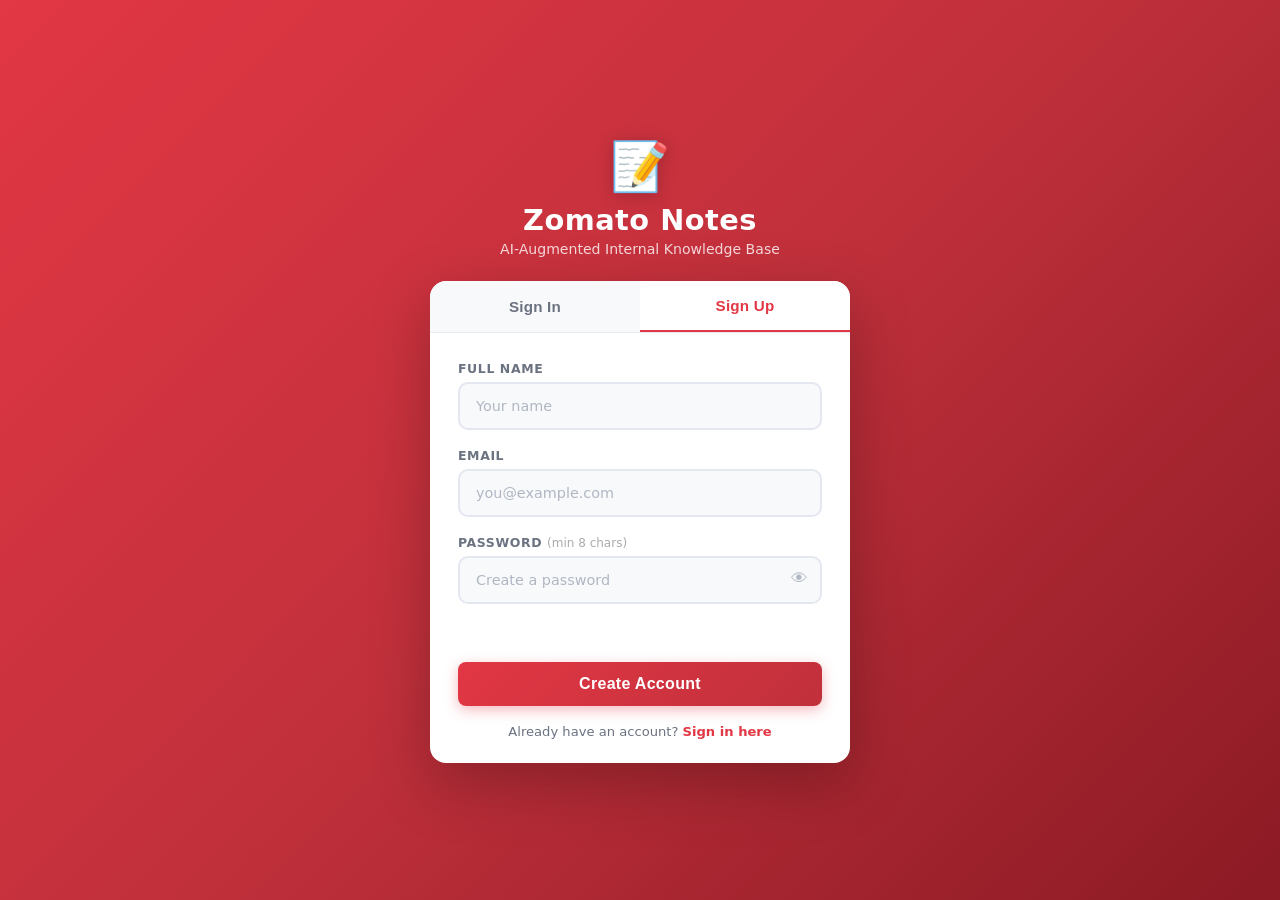
<file: frontend/index.html>
<!DOCTYPE html>
<html lang="en">
<head>
  <meta charset="UTF-8" />
  <meta name="viewport" content="width=device-width, initial-scale=1.0" />
  <title>Zomato Notes</title>
  <link rel="stylesheet" href="style.css?v=3" />
</head>
<body>

  <div class="app-shell">

    <!-- Mobile sidebar overlay backdrop -->
    <div class="sidebar-overlay" id="sidebar-overlay"></div>

    <!-- ═══════════ LEFT SIDEBAR ═══════════ -->
    <aside class="sidebar">

      <!-- Brand -->
      <div class="sidebar-brand">
        <span class="brand-icon">📝</span>
        <span class="brand-name">Zomato Notes</span>
      </div>

      <!-- Nav items -->
      <nav class="sidebar-nav">
        <button class="nav-item active" id="nav-all">
          <span class="nav-icon">�</span> Dashboard
        </button>
        <button class="nav-item" id="nav-search-trigger">
          <span class="nav-icon">🔍</span> Search Notes
        </button>
        <button class="nav-item" id="nav-smart">
          <span class="nav-icon">🤖</span> AI Support
        </button>
      </nav>

      <!-- Tags section -->
      <div class="sidebar-section-title">AVAILABLE TAGS</div>
      <div id="tag-list" class="tag-nav-list"></div>

      <!-- Tag tree (collapsible) -->
      <div class="sidebar-section-title" style="margin-top:16px">TAG BROWSER</div>
      <div id="tag-tree" class="tag-tree-wrap"></div>

    </aside>

    <!-- ═══════════ MAIN AREA ═══════════ -->
    <div class="main-area">

      <!-- Top bar -->
      <header class="top-bar">
        <button class="hamburger" id="mobile-menu-toggle" aria-label="Toggle menu">
          <span></span>
          <span></span>
          <span></span>
        </button>
        <div class="topbar-brand-text">
          <span class="topbar-app-name">Zomato Notes</span>
          <span class="topbar-tagline">On-Call Knowledge Base</span>
        </div>
        <div class="topbar-right">
          <div class="topbar-user">
            <div class="topbar-avatar" id="topbar-avatar">A</div>
            <span class="topbar-name" id="topbar-greeting">User</span>
            <button class="topbar-logout" id="logout-btn" title="Logout">🚪 Logout</button>
          </div>
        </div>
      </header>

      <!-- Content area — switches between views -->
      <div class="content-area">

        <!-- ── VIEW: Dashboard (default) ───────────────────── -->
        <div class="view active" id="view-notes">

          <!-- Welcome banner -->
          <div class="dash-welcome">
            <div class="dash-welcome-text">
              <h1 id="dash-greeting">Good morning 👋</h1>
              <p>Here's a summary of your knowledge base today.</p>
            </div>
            <div class="dash-actions">
              <button class="btn-add-note-dash" id="open-add-note-btn">New Note</button>
              <button class="btn-import-dash" id="open-import-btn">📂 Import .txt</button>
            </div>
          </div>

          <!-- Import Notes card (hidden by default) -->
          <div class="add-note-card" id="import-note-card" style="display:none">
            <div class="add-note-header">
              <span class="add-note-icon">📂</span>
              <span class="add-note-title">Bulk Import Notes</span>
            </div>
            <p class="import-hint">Upload a <code>.txt</code> file — each non-empty line becomes one note. Three formats supported:<br>
              <strong>1. Explicit:</strong> <code>Title: My Title | Content: Full content here</code><br>
              <strong>2. Colon label:</strong> <code>Incident resolved: details here…</code> — text before <code>:</code> becomes title<br>
              <strong>3. Plain text:</strong> first 6 words auto-extracted as title, full line as content<br>
              Try <code>sample_import.txt</code> from the project root — it includes all three formats.
            </p>
            <div class="import-form-row">
              <input type="file" id="import-file-input" accept=".txt" />
              <button class="btn-add-note" id="import-btn">Upload &amp; Import</button>
              <button class="btn-cancel-note" id="cancel-import-btn">Cancel</button>
            </div>
            <div id="import-status" class="import-status"></div>
          </div>

          <!-- Stats row -->
          <div class="dash-stats">
            <div class="stat-card stat-clickable" id="stat-card-total">
              <div class="stat-icon">🗒️</div>
              <div class="stat-body">
                <div class="stat-value" id="stat-total">—</div>
                <div class="stat-label">Total Notes</div>
              </div>
            </div>
            <div class="stat-card stat-clickable" id="stat-card-tags">
              <div class="stat-icon">🏷️</div>
              <div class="stat-body">
                <div class="stat-value" id="stat-tags">—</div>
                <div class="stat-label">Unique Tags</div>
              </div>
            </div>
            <div class="stat-card stat-clickable" id="stat-card-mine">
              <div class="stat-icon">✏️</div>
              <div class="stat-body">
                <div class="stat-value" id="stat-mine">—</div>
                <div class="stat-label">My Notes</div>
              </div>
            </div>
            <div class="stat-card stat-clickable" id="stat-card-recent">
              <div class="stat-icon">🕐</div>
              <div class="stat-body">
                <div class="stat-value" id="stat-recent">—</div>
                <div class="stat-label">Added Today</div>
              </div>
            </div>
          </div>

          <!-- Add Note inline (hidden by default, shown on button click) -->
          <div class="add-note-card" id="add-note-card" style="display:none">
            <div class="add-note-header">
              <span class="add-note-icon">📝</span>
              <span class="add-note-title">Add New Note</span>
            </div>
            <form id="add-note-form" novalidate>
              <div class="add-row two-col">
                <input type="text" id="note-title" maxlength="120" placeholder="Note title" required />

                <!-- Tag dropdown with suggestions -->
                <div class="tag-select-wrap" id="tag-select-wrap">
                  <div class="tag-select-display" id="tag-select-display" tabindex="0">
                    <span class="tag-select-placeholder" id="tag-select-placeholder">🏷️ Select or type a tag…</span>
                    <span class="tag-select-value" id="tag-select-value" style="display:none"></span>
                    <span class="tag-select-arrow">▾</span>
                  </div>
                  <div class="tag-select-dropdown" id="tag-select-dropdown">
                    <input type="text" class="tag-select-search" id="tag-select-search" placeholder="Type to search or create tag…" autocomplete="off" />
                    <div class="tag-select-list" id="tag-select-list"></div>
                    <div class="tag-select-create" id="tag-select-create" style="display:none">
                      <span class="tag-create-hint">➕ Create tag: </span>
                      <strong id="tag-create-label"></strong>
                    </div>
                  </div>
                  <input type="hidden" id="note-tag" />
                </div>

              </div>
              <textarea id="note-content" placeholder="Write your note here…" required></textarea>
              
              <!-- AI Content Suggestions -->
              <div class="ai-content-suggestions" id="ai-content-suggestions" style="display:none">
                <div class="ai-content-header">
                  <span class="ai-content-icon">💡</span>
                  <span class="ai-content-title">AI Content Suggestions:</span>
                  <button type="button" class="ai-content-dismiss" id="ai-content-dismiss" title="Dismiss">✕</button>
                </div>
                <div class="ai-content-text" id="ai-content-text"></div>
                <div class="ai-content-actions">
                  <button type="button" class="btn-apply-suggestion" id="btn-apply-suggestion">
                    ✓ Apply Suggestion
                  </button>
                  <button type="button" class="btn-brief-suggestion" id="btn-brief-suggestion" disabled title="Available after suggestion loads">
                    📄 Brief
                  </button>
                  <button type="button" class="btn-regenerate-suggestion" id="btn-regenerate-suggestion">
                    🔄 Regenerate
                  </button>
                </div>
              </div>
              
              <div class="ai-content-trigger-row">
                <button type="button" class="btn-ai-content-suggest" id="btn-ai-content-suggest">
                  💭 Get AI Content Suggestions
                </button>
                <span class="ai-content-status" id="ai-content-status"></span>
              </div>
              
              <!-- AI Tag Suggestions -->
              <div class="ai-tag-suggestions" id="ai-tag-suggestions" style="display:none">
                <div class="ai-tag-header">
                  <span class="ai-tag-icon">🤖</span>
                  <span class="ai-tag-title">AI Suggests:</span>
                </div>
                <div class="ai-tag-chips" id="ai-tag-chips"></div>
                <div class="ai-tag-summary" id="ai-tag-summary"></div>
              </div>
              
              <div class="ai-suggest-row">
                <button type="button" class="btn-ai-suggest" id="btn-ai-suggest">
                  ✨ Get AI Tag Suggestions
                </button>
                <span class="ai-suggest-status" id="ai-suggest-status"></span>
              </div>

              <input type="hidden" id="owner-id" value="1" />
              <div class="add-note-footer">
                <div id="form-error" class="error-message" role="alert"></div>
                <div class="add-note-actions">
                  <button type="button" class="btn-cancel-note" id="cancel-note-btn">Cancel</button>
                  <button type="submit" class="btn-add-note">Add Note</button>
                </div>
              </div>
            </form>
          </div>

          <!-- Notes toolbar -->
          <div class="notes-toolbar">
            <div class="toolbar-left">
              <span class="toolbar-title" id="notes-heading">All Notes</span>
              <span id="notes-count" class="notes-badge"></span>
            </div>
            <div class="toolbar-right">
              <div class="toolbar-search">
                <span>🔍</span>
                <input type="text" id="toolbar-search" placeholder="Search notes…" />
              </div>
              <div class="toolbar-sort">
                <select id="sort-mode">
                  <option value="latest">Sort: Latest</option>
                  <option value="oldest">Sort: Oldest</option>
                </select>
              </div>
              <div class="toolbar-filter">
                <select id="filter-tag">
                  <option value="">All Tags</option>
                </select>
              </div>
              <button class="btn-reset" id="reset-btn">↺ Reset</button>
            </div>
          </div>

          <!-- Loading / error -->
          <div id="loading-msg" class="loading-state">
            <div class="spinner"></div><span>Loading notes…</span>
          </div>
          <div id="fetch-error" class="error-message" role="alert"></div>

          <!-- Notes grid -->
          <div id="notes-container" class="notes-grid"></div>

        </div>

        <!-- ── VIEW: Search & Lookup ──────────────────────────── -->
        <div class="view" id="view-search">
          <h2 class="view-title">🔍 Note Search<span class="s">Usnig Keyword Search,Exact Title Lookup and Quick Tag Jump</span></h2>

          <!-- Keyword search (insertion sort by relevance) -->
          <div class="search-view-card">
            <div class="search-view-label">Keyword Search <span class="badge">Insertion Sort</span></div>
            <p class="search-hint">🔑 Scores notes by keyword occurrences (title ×2 + content), ranked with insertion sort.</p>
            <div class="search-row">
              <input type="text" id="keyword-input" placeholder="Enter keyword…" autocomplete="off" />
              <select id="keyword-sort">
                <option value="relevance">By Relevance</option>
          
              </select>
              <button class="btn-search btn-outline" id="keyword-btn">Search</button>
            </div>
            <div id="keyword-results" class="search-results-list"></div>
          </div>
          <div class="Or">OR</div>

          <!-- Binary search lookup -->
          <div class="search-view-card">
            <div class="search-view-label">Exact Title Lookup <span class="badge">Binary Search</span></div>
            <p class="search-hint">⚠️ Must match the full title exactly (case-insensitive)</p>
            <div class="search-row">
              <input type="text" id="lookup-input" placeholder="Enter exact title…"
                     list="title-suggestions" autocomplete="off" />
              <datalist id="title-suggestions"></datalist>
              <select id="algo-select">
                <option value="iterative">Iterative</option>
                <option value="recursive">Recursive</option>
              </select>
              <button class="btn-search btn-outline" id="lookup-btn">Lookup</button>
            </div>
            <div id="lookup-result" class="result-box"></div>
          </div>
          <div class="Or">OR</div>
          <!-- Quick tag jump (linear search) -->
          <div class="search-view-card">
            <div class="search-view-label">Quick Tag Jump <span class="badge">Linear Search</span></div>
            <p class="search-hint">💡 Jumps to the first note matching the selected tag using sequential linear search.</p>
            <div class="quick-tag-buttons" id="quick-tag-buttons">
              <!-- Populated dynamically from allNotes -->
            </div>
            <div id="quick-find-result" class="result-box"></div>
          </div>

        </div>

        <!-- ── VIEW: AI Assistant (General-purpose + Notes guidance) ── -->
        <div class="view" id="view-smart">
          <div class="chat-container">

            <!-- Chat header -->
            <div class="chat-header">
              <div class="chat-header-left">
                <div class="chat-avatar-big">🤖</div>
                <div>
                  <div class="chat-title">Zomato AI Assistant</div>
                  <div class="chat-subtitle">General-purpose AI · Note-writing expert · Always available</div>
                </div>
              </div>
              <button class="btn-clear-chat" id="clear-chat-btn">🗑 Clear</button>
            </div>

            <!-- Mode tabs -->
            <div class="chat-mode-tabs">
              <button class="chat-mode-tab active" id="tab-notes" data-mode="notes">
                📋 Notes Assistant
              </button>
              <button class="chat-mode-tab" id="tab-general" data-mode="general">
                🌐 General AI
              </button>
            </div>

            <!-- Messages area -->
            <div class="chat-messages" id="chat-messages">
              <div class="chat-msg assistant">
                <div class="msg-avatar">🤖</div>
                <div class="msg-bubble">
                  <p><strong>Hey! I'm your Zomato Notes AI Assistant.</strong></p>
                  <p>I work like ChatGPT — you can ask me <em>anything</em>. My speciality is helping you write better notes, but I also handle coding, writing, maths, and general knowledge.</p>
                  <p>Try one of the quick prompts below, or just type your question ↓</p>
                </div>
              </div>
            </div>

            <!-- Suggested prompts — two rows, one per mode -->
            <div class="chat-suggestions" id="chat-suggestions">
              <!-- Notes mode suggestions (shown by default) -->
              <div class="suggest-row" id="suggest-row-notes">
                <button class="suggest-btn" data-msg="How do I write a good note?">✍️ How to write a note</button>
                <button class="suggest-btn" data-msg="Give me an incident note template">🚨 Incident template</button>
                <button class="suggest-btn" data-msg="What's the best tagging strategy for my notes?">🏷️ Tagging strategy</button>
                <button class="suggest-btn" data-msg="How do I search my notes effectively?">🔍 Search tips</button>
              </div>
              <!-- General mode suggestions (hidden by default) -->
              <div class="suggest-row" id="suggest-row-general" style="display:none">
                <button class="suggest-btn" data-msg="Explain how binary search works with a code example">💻 Binary search explained</button>
                <button class="suggest-btn" data-msg="Write a professional incident update email">✉️ Incident email draft</button>
                <button class="suggest-btn" data-msg="What is the difference between TCP and UDP?">🌐 TCP vs UDP</button>
                <button class="suggest-btn" data-msg="Give me 5 productivity tips for software engineers">🚀 Productivity tips</button>
              </div>
            </div>

            <!-- Input area -->
            <div class="chat-input-area">
              <div class="chat-input-wrap">
                <textarea id="chat-input" placeholder="Ask me anything — notes, code, writing, maths…" rows="1"></textarea>
                <button class="btn-send" id="chat-send-btn">
                  <span class="send-icon">➤</span>
                </button>
              </div>
              <p class="chat-disclaimer">AI responses may not always be accurate. Verify critical information.</p>
            </div>

          </div>
        </div>

      </div><!-- /.content-area -->
    </div><!-- /.main-area -->

  </div><!-- /.app-shell -->

  <script src="config.js"></script>
  <script src="script.js?v=3"></script>
</body>
</html>
</file>
<file: frontend/style.css>
:root {
  --accent:      #6c63ff;
  --accent-light:#f0efff;
  --accent-dark: #5a52d5;
  --red:         #e23744;
  --red-light:   #fde8ea;
  --blue:        #4361ee;
  --blue-light:  #eef0fd;
  --green:       #2d9b6f;
  --green-light: #e6f7f0;
  --bg:          #f7f8fc;
  --surface:     #ffffff;
  --border:      #e8eaef;
  --text:        #1a1d2e;
  --text-muted:  #6b7280;
  --text-light:  #9ca3af;
  --sidebar-w:   240px;
  --radius:      12px;
  --radius-sm:   8px;
  --shadow:      0 1px 8px rgba(0,0,0,0.06);
  --shadow-md:   0 4px 20px rgba(0,0,0,0.10);
  --font:        'Segoe UI', system-ui, -apple-system, sans-serif;
}
*, *::before, *::after { box-sizing: border-box; margin: 0; padding: 0; }
body {
  font-family: var(--font);
  background: var(--bg);
  color: var(--text);
  height: 100vh;
  overflow: hidden;
  font-size: 14px;
}
.app-shell { display: flex; height: 100vh; overflow: hidden; }

/* ── SIDEBAR ──────────────────────────────────────────────── */
.sidebar {
  width: var(--sidebar-w); flex-shrink: 0;
  background: var(--surface); border-right: 1px solid var(--border);
  display: flex; flex-direction: column; padding: 0 0 12px;
  overflow-y: auto; scrollbar-width: thin; scrollbar-color: var(--border) transparent;
}
.sidebar-brand { display: flex; align-items: center; gap: 10px; padding: 18px 16px 14px; border-bottom: 1px solid var(--border); }
.brand-icon { font-size: 1.3rem; }
.brand-name { font-size: 1rem; font-weight: 700; color: var(--text); }
.sidebar-nav { display: flex; flex-direction: column; gap: 2px; padding: 10px 8px 6px; }
.nav-item {
  display: flex; align-items: center; gap: 10px; padding: 8px 10px;
  border: none; background: none; border-radius: var(--radius-sm);
  font-size: 0.88rem; font-weight: 500; color: var(--text-muted);
  cursor: pointer; text-align: left; transition: background 0.15s, color 0.15s; width: 100%;
}
.nav-item:hover { background: var(--bg); color: var(--text); }
.nav-item.active { background: var(--accent-light); color: var(--accent); font-weight: 700; }
.nav-icon { font-size: 1rem; width: 20px; text-align: center; }
.sidebar-section-title {
  font-size: 0.65rem; font-weight: 700; letter-spacing: 0.8px;
  color: var(--text-light); padding: 10px 16px 4px; text-transform: uppercase;
}
.tag-nav-list { padding: 2px 8px; }
.tag-nav-item {
  display: flex; align-items: center; justify-content: space-between;
  padding: 6px 10px; border-radius: var(--radius-sm); cursor: pointer;
  transition: background 0.15s; font-size: 0.85rem;
}
.tag-nav-item:hover { background: var(--bg); }
.tag-nav-item.active { background: var(--accent-light); color: var(--accent); font-weight: 600; }
.tag-nav-item .tag-dot { width: 8px; height: 8px; border-radius: 50%; flex-shrink: 0; margin-right: 8px; }
.tag-nav-item .tag-count { font-size: 0.72rem; color: var(--text-light); margin-left: auto; }
.tag-tree-wrap { padding: 2px 8px; }
#tag-tree ul { list-style: none; padding-left: 12px; margin: 0; }
#tag-tree > ul { padding-left: 0; }
#tag-tree li { font-size: 0.8rem; }
#tag-tree .tree-label { display: flex; align-items: center; gap: 3px; padding: 3px 6px; border-radius: 5px; cursor: pointer; transition: background 0.15s; }
#tag-tree .tree-label:hover { background: var(--bg); }
#tag-tree .tree-arrow { font-size: 0.58rem; color: var(--text-light); transition: transform 0.2s; }
#tag-tree li.collapsed > .tree-label > .tree-arrow { transform: rotate(-90deg); }
#tag-tree .tree-dot { font-size: 0.5rem; color: var(--border); width: 14px; text-align: center; }
#tag-tree .tree-name { flex: 1; cursor: pointer; padding: 1px 3px; border-radius: 3px; transition: color 0.15s; }
#tag-tree .tree-name:hover { color: var(--red); background: var(--red-light); padding: 1px 5px; }
#tag-tree .tree-name.active { color: var(--red); font-weight: 700; background: var(--red-light); padding: 1px 5px; }
#tag-tree li.collapsed > ul { display: none; }

/* ── MAIN AREA & TOP BAR ──────────────────────────────────── */
.main-area { flex: 1; display: flex; flex-direction: column; overflow: hidden; background: var(--bg); }
.top-bar {
  background: var(--surface); border-bottom: 1px solid var(--border);
  padding: 0 24px; height: 54px; display: flex; align-items: center;
  justify-content: space-between; flex-shrink: 0;
}
.topbar-brand-text { display: flex; flex-direction: column; gap: 1px; }
.topbar-app-name { font-size: 0.92rem; font-weight: 700; color: var(--text); line-height: 1.2; }
.topbar-tagline { font-size: 0.72rem; color: var(--text-light); font-weight: 400; letter-spacing: 0.2px; }
.topbar-right { display: flex; align-items: center; gap: 12px; }
.topbar-user {
  display: flex; align-items: center; gap: 10px;
  padding: 4px 10px 4px 4px; border-radius: 30px;
  border: 1px solid var(--border); background: var(--bg); cursor: default;
}
.topbar-avatar {
  width: 32px; height: 32px; border-radius: 50%; background: var(--accent);
  color: #fff; font-size: 0.88rem; font-weight: 700;
  display: flex; align-items: center; justify-content: center; flex-shrink: 0; text-transform: uppercase;
}
.topbar-name { font-size: 0.88rem; font-weight: 600; color: var(--text); white-space: nowrap; }
.topbar-logout {
  border: none; background: none; cursor: pointer; font-size: 0.78rem;
  font-weight: 600; color: var(--text-muted); padding: 3px 6px;
  border-radius: 6px; transition: background 0.15s, color 0.15s; white-space: nowrap;
}
.topbar-logout:hover { background: var(--red-light); color: var(--red); }
.content-area {
  flex: 1; overflow-y: auto; padding: 24px;
  scrollbar-width: thin; scrollbar-color: var(--border) transparent;
}
/* When chat view is active, prevent double scrollbar */
.content-area:has(#view-smart.active) {
  overflow: hidden;
  padding: 16px;
}
.view { display: none; }
.view.active { display: block; }

/* ── ADD NOTE FORM ────────────────────────────────────────── */
.add-note-card { background: var(--surface); border-radius: var(--radius); border: 1px solid var(--border); padding: 20px 24px; margin-bottom: 20px; box-shadow: var(--shadow); }
.add-note-header { display: flex; align-items: center; gap: 10px; margin-bottom: 16px; }
.add-note-icon { font-size: 1.1rem; }
.add-note-title { font-size: 1rem; font-weight: 700; color: var(--text); }
#add-note-form { display: flex; flex-direction: column; gap: 10px; }
.add-row { display: flex; gap: 12px; }
.add-row.two-col > input { flex: 1; }
#add-note-form input[type="text"], #add-note-form textarea {
  width: 100%; padding: 10px 14px; border: 1.5px solid var(--border);
  border-radius: var(--radius-sm); font-size: 0.9rem; font-family: var(--font);
  color: var(--text); background: var(--bg); outline: none; transition: border-color 0.2s, box-shadow 0.2s;
}
#add-note-form input:focus, #add-note-form textarea:focus {
  border-color: var(--accent); box-shadow: 0 0 0 3px rgba(108,99,255,0.12); background: #fff;
}
#add-note-form textarea { min-height: 80px; resize: vertical; }
.add-note-footer { display: flex; align-items: center; justify-content: space-between; flex-wrap: wrap; gap: 8px; padding-top: 4px; }
.add-note-actions { display: flex; gap: 8px; align-items: center; }
.btn-cancel-note { padding: 8px 18px; background: none; border: 1px solid var(--border); border-radius: var(--radius-sm); font-size: 0.88rem; font-weight: 600; color: var(--text-muted); cursor: pointer; transition: background 0.15s; }
.btn-cancel-note:hover { background: var(--bg); }
.btn-add-note { padding: 8px 20px; background: var(--accent); color: #fff; border: none; border-radius: var(--radius-sm); font-size: 0.88rem; font-weight: 700; cursor: pointer; transition: background 0.2s, transform 0.1s; }
.btn-add-note:hover { background: var(--accent-dark); transform: translateY(-1px); }
.error-message { font-size: 0.78rem; color: var(--red); min-height: 16px; }

/* ── AI Content Suggestions (Add Note form) ───────────────── */
.ai-content-suggestions {
  background: linear-gradient(135deg, #fff3e0 0%, #fffbf5 100%);
  border-left: 3px solid #e65c00;
  border-radius: var(--radius-sm);
  padding: 12px 14px;
  margin-top: 8px;
  animation: slideDown 0.3s ease;
}

.ai-content-header {
  display: flex;
  align-items: center;
  gap: 8px;
  font-size: 0.82rem;
  font-weight: 700;
  color: #d97706;
  margin-bottom: 10px;
}

.ai-content-icon { font-size: 1.1rem; }

.ai-content-title { flex: 1; }

.ai-content-dismiss {
  background: none;
  border: none;
  color: #d97706;
  font-size: 1rem;
  cursor: pointer;
  padding: 0;
  width: 20px;
  height: 20px;
  display: flex;
  align-items: center;
  justify-content: center;
  border-radius: 50%;
  transition: background 0.15s;
}

.ai-content-dismiss:hover {
  background: rgba(217, 119, 6, 0.15);
}

.ai-content-text {
  font-size: 0.88rem;
  color: #78350f;
  line-height: 1.6;
  padding: 10px 12px;
  background: #fff;
  border-radius: 6px;
  border: 1px solid #fcd34d;
  margin-bottom: 10px;
  white-space: pre-wrap;
  max-height: 200px;
  overflow-y: auto;
  text-align: justify;
}

.ai-content-actions {
  display: flex;
  gap: 8px;
  justify-content: flex-end;
}

.btn-apply-suggestion,
.btn-brief-suggestion,
.btn-regenerate-suggestion {
  padding: 6px 14px;
  font-size: 0.78rem;
  font-weight: 700;
  border: none;
  border-radius: var(--radius-sm);
  cursor: pointer;
  transition: all 0.15s;
}

.btn-apply-suggestion {
  background: #e65c00;
  color: #fff;
  box-shadow: 0 2px 8px rgba(230, 92, 0, 0.25);
}

.btn-apply-suggestion:hover {
  background: #d97706;
  transform: translateY(-1px);
}

/* Brief button — purple, only active after suggestion loads */
.btn-brief-suggestion {
  background: #fff;
  color: #7c3aed;
  border: 1.5px solid #7c3aed;
}
.btn-brief-suggestion:hover:not(:disabled) {
  background: #7c3aed;
  color: #fff;
  transform: translateY(-1px);
  box-shadow: 0 2px 8px rgba(124, 58, 237, 0.25);
}
.btn-brief-suggestion:disabled {
  opacity: 0.35;
  cursor: not-allowed;
  border-color: var(--border);
  color: var(--text-light);
}

.btn-regenerate-suggestion {
  background: #fff;
  color: #d97706;
  border: 1.5px solid #d97706;
}

.btn-regenerate-suggestion:hover {
  background: #fff3e0;
}

.ai-content-trigger-row {
  display: flex;
  align-items: center;
  gap: 10px;
  margin-top: 10px;
}

.btn-ai-content-suggest {
  padding: 8px 16px;
  background: linear-gradient(135deg, #e65c00 0%, #d97706 100%);
  color: #fff;
  border: none;
  border-radius: var(--radius-sm);
  font-size: 0.84rem;
  font-weight: 700;
  cursor: pointer;
  transition: opacity 0.2s, transform 0.1s;
  box-shadow: 0 2px 8px rgba(230, 92, 0, 0.3);
}

.btn-ai-content-suggest:hover {
  opacity: 0.92;
  transform: translateY(-1px);
}

.btn-ai-content-suggest:disabled {
  opacity: 0.5;
  cursor: not-allowed;
  transform: none;
}

.ai-content-status {
  font-size: 0.78rem;
  color: var(--text-muted);
}

/* ── AI Tag Suggestions (Add Note form) ───────────────────── */
.ai-tag-suggestions {
  background: linear-gradient(135deg, #e8f5e9 0%, #f1f8f4 100%);
  border-left: 3px solid var(--green);
  border-radius: var(--radius-sm);
  padding: 12px 14px;
  margin-top: 8px;
  animation: slideDown 0.3s ease;
}

@keyframes slideDown {
  from { opacity: 0; transform: translateY(-8px); }
  to { opacity: 1; transform: translateY(0); }
}

.ai-tag-header {
  display: flex;
  align-items: center;
  gap: 8px;
  font-size: 0.82rem;
  font-weight: 700;
  color: var(--green);
  margin-bottom: 8px;
}

.ai-tag-icon { font-size: 1.1rem; }

.ai-tag-chips {
  display: flex;
  flex-wrap: wrap;
  gap: 6px;
  margin-bottom: 6px;
}

.ai-tag-chip-suggest {
  display: inline-flex;
  align-items: center;
  gap: 5px;
  padding: 4px 10px;
  background: #fff;
  border-radius: 20px;
  font-size: 0.8rem;
  font-weight: 600;
  cursor: pointer;
  transition: all 0.15s;
}

/* Matched from existing notes — blue tint */
.ai-tag-chip-match {
  border: 1.5px solid var(--blue);
  color: var(--blue);
}
.ai-tag-chip-match:hover {
  background: var(--blue);
  color: #fff;
  transform: translateY(-1px);
  box-shadow: 0 2px 8px rgba(67, 97, 238, 0.25);
}

/* AI suggested — green tint */
.ai-tag-chip-ai {
  border: 1.5px solid var(--green);
  color: var(--green);
}
.ai-tag-chip-ai:hover {
  background: var(--green);
  color: #fff;
  transform: translateY(-1px);
  box-shadow: 0 2px 8px rgba(45, 155, 111, 0.25);
}

/* Note count badge inside matched chips */
.chip-count {
  display: inline-flex;
  align-items: center;
  justify-content: center;
  background: var(--blue-light);
  color: var(--blue);
  border-radius: 10px;
  font-size: 0.68rem;
  font-weight: 700;
  padding: 0 5px;
  min-width: 18px;
  height: 16px;
}
.ai-tag-chip-match:hover .chip-count {
  background: rgba(255,255,255,0.25);
  color: #fff;
}

/* AI badge inside AI chips */
.chip-badge-ai {
  display: inline-flex;
  align-items: center;
  justify-content: center;
  background: #e6f7f0;
  color: var(--green);
  border-radius: 10px;
  font-size: 0.62rem;
  font-weight: 800;
  padding: 0 5px;
  height: 16px;
  letter-spacing: 0.3px;
}
.ai-tag-chip-ai:hover .chip-badge-ai {
  background: rgba(255,255,255,0.25);
  color: #fff;
}

/* Section labels inside chip list */
.tag-suggest-section-label {
  display: block;
  width: 100%;
  font-size: 0.68rem;
  font-weight: 700;
  text-transform: uppercase;
  letter-spacing: 0.5px;
  color: var(--text-light);
  margin: 6px 0 3px;
}
.tag-suggest-section-label:first-child { margin-top: 0; }

.ai-tag-suggestions .ai-tag-chips {
  display: flex;
  flex-wrap: wrap;
  gap: 6px;
  align-items: center;
  margin-bottom: 6px;
}

.ai-tag-summary {
  font-size: 0.78rem;
  color: #2d6a4f;
  font-style: italic;
  line-height: 1.5;
}

.ai-suggest-row {
  display: flex;
  align-items: center;
  gap: 10px;
  margin-top: 10px;
}

.btn-ai-suggest {
  padding: 8px 16px;
  background: linear-gradient(135deg, var(--green) 0%, #1f7a54 100%);
  color: #fff;
  border: none;
  border-radius: var(--radius-sm);
  font-size: 0.84rem;
  font-weight: 700;
  cursor: pointer;
  transition: opacity 0.2s, transform 0.1s;
  box-shadow: 0 2px 8px rgba(45, 155, 111, 0.3);
}

.btn-ai-suggest:hover {
  opacity: 0.92;
  transform: translateY(-1px);
}

.btn-ai-suggest:disabled {
  opacity: 0.5;
  cursor: not-allowed;
  transform: none;
}

.ai-suggest-status {
  font-size: 0.78rem;
  color: var(--text-muted);
}
.tag-select-wrap {
  position: relative;
  flex: 1;
}

.tag-select-display {
  display: flex;
  align-items: center;
  justify-content: space-between;
  padding: 10px 14px;
  border: 1.5px solid var(--border);
  border-radius: var(--radius-sm);
  font-size: 0.9rem;
  font-family: var(--font);
  color: var(--text);
  background: var(--bg);
  cursor: pointer;
  transition: border-color 0.2s, box-shadow 0.2s;
  user-select: none;
  min-height: 42px;
}

.tag-select-display:focus,
.tag-select-wrap.open .tag-select-display {
  border-color: var(--accent);
  box-shadow: 0 0 0 3px rgba(108,99,255,0.12);
  background: #fff;
  outline: none;
}

.tag-select-placeholder { color: var(--text-light); font-size: 0.88rem; }

.tag-select-value {
  display: flex;
  align-items: center;
  gap: 6px;
  font-weight: 600;
  color: var(--text);
}

.tag-select-value .tag-chip {
  display: inline-flex;
  align-items: center;
  gap: 4px;
  padding: 2px 8px;
  border-radius: 20px;
  font-size: 0.78rem;
  font-weight: 700;
}

.tag-select-value .tag-chip-clear {
  cursor: pointer;
  font-size: 0.8rem;
  opacity: 0.6;
  margin-left: 2px;
}
.tag-select-value .tag-chip-clear:hover { opacity: 1; }

.tag-select-arrow {
  color: var(--text-light);
  font-size: 0.75rem;
  transition: transform 0.2s;
  flex-shrink: 0;
  margin-left: 6px;
}
.tag-select-wrap.open .tag-select-arrow { transform: rotate(180deg); }

.tag-select-dropdown {
  display: none;
  position: absolute;
  top: calc(100% + 4px);
  left: 0; right: 0;
  background: #fff;
  border: 1.5px solid var(--border);
  border-radius: var(--radius-sm);
  box-shadow: 0 8px 24px rgba(0,0,0,0.12);
  z-index: 999;
  overflow: hidden;
}
.tag-select-wrap.open .tag-select-dropdown { display: block; }

.tag-select-search {
  width: 100%;
  padding: 10px 12px;
  border: none;
  border-bottom: 1.5px solid var(--border);
  font-size: 0.88rem;
  font-family: var(--font);
  color: var(--text);
  background: #fafbff;
  outline: none;
}
.tag-select-search::placeholder { color: var(--text-light); }

.tag-select-list {
  max-height: 200px;
  overflow-y: auto;
  scrollbar-width: thin;
  scrollbar-color: var(--border) transparent;
}

.tag-option {
  display: flex;
  align-items: center;
  gap: 8px;
  padding: 9px 12px;
  cursor: pointer;
  font-size: 0.88rem;
  color: var(--text);
  transition: background 0.12s;
}
.tag-option:hover,
.tag-option.focused { background: var(--accent-light); }
.tag-option.selected { background: var(--accent-light); font-weight: 700; }

.tag-option-dot {
  width: 9px; height: 9px;
  border-radius: 50%;
  flex-shrink: 0;
}

.tag-option-count {
  margin-left: auto;
  font-size: 0.72rem;
  color: var(--text-light);
  background: var(--bg);
  border-radius: 10px;
  padding: 1px 6px;
}

.tag-option-section {
  font-size: 0.68rem;
  font-weight: 700;
  letter-spacing: 0.6px;
  text-transform: uppercase;
  color: var(--text-light);
  padding: 7px 12px 3px;
  pointer-events: none;
}

.tag-select-create {
  padding: 9px 12px;
  font-size: 0.86rem;
  color: var(--accent);
  cursor: pointer;
  border-top: 1.5px solid var(--border);
  background: var(--accent-light);
  transition: background 0.12s;
}
.tag-select-create:hover { background: #e0dfff; }
.tag-create-hint { color: var(--text-muted); }

/* ── NOTES TOOLBAR ────────────────────────────────────────── */
.notes-toolbar { display: flex; align-items: center; justify-content: space-between; gap: 10px; margin-bottom: 16px; flex-wrap: wrap; }
.toolbar-left { display: flex; align-items: center; gap: 10px; }
.toolbar-title { font-size: 1rem; font-weight: 700; color: var(--text); }
.notes-badge { background: var(--accent-light); color: var(--accent); font-size: 0.7rem; font-weight: 700; padding: 2px 8px; border-radius: 20px; }
.toolbar-right { display: flex; align-items: center; gap: 8px; flex-wrap: wrap; }
.toolbar-search { display: flex; align-items: center; gap: 6px; background: var(--surface); border: 1px solid var(--border); border-radius: var(--radius-sm); padding: 6px 10px; }
.toolbar-search input { border: none; background: none; outline: none; font-size: 0.84rem; font-family: var(--font); color: var(--text); width: 160px; }
.toolbar-search input::placeholder { color: var(--text-light); }
.toolbar-sort select, .toolbar-filter select { padding: 6px 10px; border: 1px solid var(--border); border-radius: var(--radius-sm); font-size: 0.82rem; font-family: var(--font); color: var(--text); background: var(--surface); outline: none; cursor: pointer; }
.btn-reset { padding: 6px 12px; background: var(--surface); border: 1px solid var(--border); border-radius: var(--radius-sm); font-size: 0.78rem; font-weight: 600; color: var(--text-muted); cursor: pointer; transition: all 0.15s; }
.btn-reset:hover { background: var(--accent-light); color: var(--accent); border-color: var(--accent); }

/* ── LOADING & NOTES GRID ─────────────────────────────────── */
.loading-state { display: flex; align-items: center; gap: 10px; color: var(--text-muted); font-size: 0.88rem; padding: 20px 0; }
.spinner { width: 18px; height: 18px; border: 2px solid var(--border); border-top-color: var(--accent); border-radius: 50%; animation: spin 0.7s linear infinite; flex-shrink: 0; }
@keyframes spin { to { transform: rotate(360deg); } }
.notes-grid { display: grid; grid-template-columns: repeat(auto-fill, minmax(300px, 1fr)); gap: 16px; align-items: start; }
.note-card {
  background: var(--surface);
  border: 1px solid var(--border);
  border-radius: var(--radius);
  padding: 16px;
  display: flex;
  flex-direction: column;
  gap: 8px;
  transition: box-shadow 0.2s, transform 0.2s;
  width: 100%;
  height: auto;             /* grow with content — no clipping */
  box-sizing: border-box;
}
.note-card:hover { box-shadow: var(--shadow-md); transform: translateY(-2px); }
.note-card-top { display: flex; align-items: flex-start; justify-content: space-between; flex-shrink: 0; }
.note-tag { display: inline-block; font-size: 0.65rem; font-weight: 700; padding: 2px 8px; border-radius: 4px; text-transform: uppercase; letter-spacing: 0.4px; }
.tag-work    { background: #fde8ea; color: #e23744; }
.tag-health  { background: #e6f7f0; color: #2d9b6f; }
.tag-recipes { background: #fff3e0; color: #e65c00; }
.tag-travel  { background: #e8f4fd; color: #1a73e8; }
.tag-random  { background: #f3e8ff; color: #7c3aed; }
.tag-default { background: var(--accent-light); color: var(--accent); }
.tag-kb-demo { background: #e8f5e9; color: #388e3c; }
.tag-ai-demo { background: #e3f2fd; color: #1565c0; }
.note-card h3 { font-size: 0.95rem; font-weight: 700; color: var(--text); line-height: 1.35; flex-shrink: 0; }
.note-card > p {
  font-size: 0.82rem;
  color: var(--text-muted);
  line-height: 1.6;
  word-wrap: break-word;
  white-space: pre-wrap;
  text-align: justify;
  /* Show up to ~5 lines then scroll, so long notes don't make cards huge */
  max-height: 7.5em;
  overflow-y: auto;
  overflow-x: hidden;
  scrollbar-width: thin;
  scrollbar-color: var(--border) transparent;
  padding-right: 2px;
}
.note-meta { font-size: 0.72rem; color: var(--text-light); display: flex; align-items: center; justify-content: space-between; flex-shrink: 0; }
.note-card-footer { display: flex; align-items: center; justify-content: flex-end; gap: 6px; padding-top: 6px; border-top: 1px solid var(--border); flex-shrink: 0; }
.edit-btn { padding: 3px 10px; font-size: 0.72rem; font-weight: 700; background: var(--blue-light); color: var(--blue); border: 1.5px solid var(--blue); border-radius: 5px; cursor: pointer; transition: all 0.15s; }
.edit-btn:hover { background: var(--blue); color: #fff; }
.delete-btn { padding: 3px 10px; font-size: 0.72rem; font-weight: 700; background: #fff; color: var(--red); border: 1.5px solid var(--red); border-radius: 5px; cursor: pointer; transition: all 0.15s; }
.delete-btn:hover { background: var(--red); color: #fff; }
.readonly-badge { font-size: 0.68rem; font-weight: 600; color: var(--text-light); background: var(--bg); border: 1px solid var(--border); border-radius: 20px; padding: 2px 8px; }
.delete-error { font-size: 0.7rem; color: var(--red); flex: 1; }
.note-card.highlighted { border-color: var(--accent); box-shadow: 0 0 0 3px rgba(108,99,255,0.18); }
.ai-panel { background: var(--green-light); border-left: 3px solid var(--green); border-radius: 5px; padding: 8px 10px; font-size: 0.76rem; color: #1a5c3e; }
.ai-panel-title { font-weight: 700; font-size: 0.74rem; color: var(--green); margin-bottom: 4px; }
.ai-tags { display: flex; flex-wrap: wrap; gap: 4px; margin-bottom: 4px; }
.ai-tag-chip { background: #fff; border: 1px solid #a8dfc9; color: var(--green); font-size: 0.68rem; font-weight: 600; padding: 1px 6px; border-radius: 10px; }
.ai-summary { font-size: 0.74rem; color: #2d6a4f; font-style: italic; }
.apply-tag-btn { margin-top: 5px; padding: 3px 9px; font-size: 0.72rem; font-weight: 700; background: var(--green); color: #fff; border: none; border-radius: 5px; cursor: pointer; }
.apply-tag-btn:hover { background: #1f7a54; }
.apply-tag-btn:disabled { opacity: 0.5; cursor: default; }
/* ── Card-level AI Suggestion Panel ──────────────────────── */
.card-ai-panel {
  background: linear-gradient(135deg, #e8f5e9 0%, #f1f8f4 100%);
  border: 1px solid #c3e6cb;
  border-radius: var(--radius-sm);
  padding: 10px 12px;
  margin-top: 4px;          /* clear gap below note content */
  animation: slideDown 0.3s ease;
  flex-shrink: 0;
}
.card-ai-header {
  display: flex;
  align-items: center;
  gap: 6px;
  font-size: 0.74rem;
  font-weight: 700;
  color: var(--green);
  margin-bottom: 6px;
}
.card-ai-icon { font-size: 0.95rem; }
.card-ai-title { flex: 1; }
.card-ai-summary {
  font-size: 0.76rem;
  color: #2d6a4f;
  font-style: italic;
  line-height: 1.5;
  margin-bottom: 7px;
}
.card-ai-tags-row {
  display: flex;
  flex-wrap: wrap;
  gap: 5px;
}
.card-ai-tag-wrapper {
  display: inline-flex;
  align-items: center;
  gap: 3px;
}
.card-ai-tag-chip {
  background: #fff;
  border: 1px solid #a8dfc9;
  color: var(--green);
  font-size: 0.7rem;
  font-weight: 600;
  padding: 2px 7px;
  border-radius: 10px;
}
.btn-card-apply-tag {
  padding: 2px 7px;
  font-size: 0.68rem;
  font-weight: 700;
  background: var(--green);
  color: #fff;
  border: none;
  border-radius: 5px;
  cursor: pointer;
  transition: background 0.15s, transform 0.1s;
}
.btn-card-apply-tag:hover:not(:disabled) {
  background: #1f7a54;
  transform: translateY(-1px);
}
.btn-card-apply-tag:disabled {
  opacity: 0.55;
  cursor: default;
  transform: none;
}
.card-ai-body {
  display: flex;
  flex-direction: column;
  gap: 6px;
}
.btn-card-get-ai {
  align-self: flex-start;
  padding: 4px 11px;
  font-size: 0.74rem;
  font-weight: 700;
  background: linear-gradient(135deg, var(--green) 0%, #1f7a54 100%);
  color: #fff;
  border: none;
  border-radius: 5px;
  cursor: pointer;
  transition: opacity 0.2s, transform 0.1s;
  box-shadow: 0 1px 5px rgba(45,155,111,0.25);
}
.btn-card-get-ai:hover:not(:disabled) {
  opacity: 0.88;
  transform: translateY(-1px);
}
.btn-card-get-ai:disabled {
  opacity: 0.55;
  cursor: not-allowed;
  transform: none;
}
.card-ai-error {
  font-size: 0.72rem;
  color: var(--red);
}
/* ─────────────────────────────────────────────────────────── */
.edit-form { display: flex; flex-direction: column; gap: 6px; padding: 10px; background: var(--blue-light); border: 1.5px solid var(--blue); border-radius: 7px; margin-bottom: 6px; }
.edit-input, .edit-textarea { width: 100%; padding: 7px 9px; border: 1px solid #c0cfff; border-radius: 5px; font-size: 0.84rem; font-family: var(--font); color: var(--text); background: #fff; outline: none; }
.edit-textarea { min-height: 58px; resize: vertical; }
.edit-btn-row { display: flex; gap: 5px; justify-content: flex-end; }
.btn-save { padding: 5px 12px; font-size: 0.76rem; font-weight: 700; background: var(--blue); color: #fff; border: none; border-radius: 5px; cursor: pointer; }
.btn-cancel { padding: 5px 12px; font-size: 0.76rem; font-weight: 700; background: #fff; color: var(--text-muted); border: 1px solid var(--border); border-radius: 5px; cursor: pointer; }

/* ── SEARCH VIEW ──────────────────────────────────────────── */
.view-title { font-size: 1.1rem; font-weight: 700; color: var(--text); margin-bottom: 16px; display: flex; align-items: center; gap: 10px; }
.search-view-card { background: var(--surface); border: 1px solid var(--border); border-radius: var(--radius); padding: 18px 20px; margin-bottom: 14px; box-shadow: var(--shadow); }
.search-view-label { font-size: 0.78rem; font-weight: 700; color: var(--text-muted); text-transform: uppercase; letter-spacing: 0.5px; margin-bottom: 10px; display: flex; align-items: center; gap: 8px; }
.search-hint { font-size: 0.72rem; color: #856404; background: #fffbea; border: 1px solid #f0e08a; border-radius: 5px; padding: 5px 8px; margin-bottom: 8px; }
.search-row { display: flex; gap: 8px; flex-wrap: wrap; }
.search-row input { flex: 1; min-width: 140px; padding: 9px 12px; border: 1.5px solid var(--border); border-radius: var(--radius-sm); font-size: 0.88rem; font-family: var(--font); color: var(--text); background: var(--bg); outline: none; transition: border-color 0.2s; }
.search-row input:focus { border-color: var(--accent); background: #fff; }
.search-row select { padding: 9px 10px; border: 1.5px solid var(--border); border-radius: var(--radius-sm); font-size: 0.84rem; font-family: var(--font); background: var(--bg); outline: none; }
.btn-search { padding: 9px 18px; background: var(--accent); color: #fff; border: none; border-radius: var(--radius-sm); font-size: 0.86rem; font-weight: 700; cursor: pointer; transition: background 0.2s; white-space: nowrap; }
.btn-search:hover { background: var(--accent-dark); }
.btn-search.btn-outline { background: #fff; color: var(--accent); border: 1.5px solid var(--accent); }
.btn-search.btn-outline:hover { background: var(--accent); color: #fff; }
.result-box { margin-top: 10px; font-size: 0.82rem; color: var(--text); background: var(--bg); border-radius: var(--radius-sm); padding: 10px 12px; display: none; line-height: 1.5; }
.result-box.visible { display: block; }

/* ── Quick Tag Jump (Linear Search) ──────────────────────── */
.quick-tag-buttons {
  display: flex;
  flex-wrap: wrap;
  gap: 8px;
  margin-top: 6px;
}
.btn-quick-tag {
  padding: 7px 14px;
  background: var(--bg);
  border: 1.5px solid var(--border);
  border-radius: 20px;
  font-size: 0.82rem;
  font-weight: 600;
  color: var(--text-muted);
  cursor: pointer;
  transition: all 0.15s;
}
.btn-quick-tag:hover {
  background: var(--accent);
  color: #fff;
  border-color: var(--accent);
  transform: translateY(-1px);
  box-shadow: 0 2px 8px rgba(108,99,255,0.25);
}
.btn-quick-tag.loading {
  opacity: 0.6;
  cursor: wait;
}
.search-results-list { margin-top: 10px; display: flex; flex-direction: column; gap: 8px; }
.search-result-item { background: var(--bg); border-radius: var(--radius-sm); padding: 10px 12px; font-size: 0.84rem; cursor: pointer; transition: background 0.15s; }
.search-result-item:hover { background: var(--accent-light); }
.search-result-item .r-title { font-weight: 700; color: var(--text); }
.search-result-item .r-score { font-size: 0.7rem; color: var(--accent); font-weight: 600; }
.search-result-item .r-snippet { font-size: 0.78rem; color: var(--text-muted); margin-top: 2px; }
.badge { font-size: 0.65rem; font-weight: 700; padding: 2px 7px; border-radius: 20px; background: var(--red-light); color: var(--red); text-transform: uppercase; letter-spacing: 0.3px; }
.badge-ai { background: var(--blue-light); color: var(--blue); }

/* ── DASHBOARD ────────────────────────────────────────────── */
.dash-welcome { display: flex; align-items: center; justify-content: space-between; background: linear-gradient(135deg, var(--accent) 0%, #7048e8 100%); border-radius: var(--radius); padding: 22px 28px; margin-bottom: 20px; color: #fff; }
.dash-welcome-text h1 { font-size: 1.3rem; font-weight: 700; margin-bottom: 4px; }
.dash-welcome-text p { font-size: 0.85rem; opacity: 0.85; }
.dash-actions { display: flex; align-items: center; gap: 12px; flex-shrink: 0; }
.btn-add-note-dash {
  display: inline-flex;
  align-items: center;
  gap: 8px;
  padding: 11px 26px;
  background: linear-gradient(135deg, #ff6b35 0%, #e23744 100%);
  color: #fff;
  border: none;
  border-radius: var(--radius-sm);
  font-size: 0.92rem;
  font-weight: 700;
  cursor: pointer;
  white-space: nowrap;
  letter-spacing: 0.3px;
  box-shadow: 0 4px 18px rgba(226, 55, 68, 0.45);
  transition: transform 0.15s, box-shadow 0.15s, opacity 0.15s;
}
.btn-add-note-dash::before { content: "✏️"; font-size: 1rem; }
.btn-add-note-dash:hover {
  transform: translateY(-2px);
  box-shadow: 0 7px 24px rgba(226, 55, 68, 0.55);
  opacity: 0.95;
}
.btn-add-note-dash:active { transform: translateY(0); box-shadow: 0 3px 10px rgba(226,55,68,0.35); }
.btn-import-dash {
  display: inline-flex;
  align-items: center;
  gap: 8px;
  padding: 10px 20px;
  background: rgba(255,255,255,0.14);
  color: #fff;
  border: 2px solid rgba(255,255,255,0.55);
  border-radius: var(--radius-sm);
  font-size: 0.92rem;
  font-weight: 700;
  cursor: pointer;
  white-space: nowrap;
  letter-spacing: 0.3px;
  transition: background 0.2s, transform 0.15s, box-shadow 0.15s;
}
.btn-import-dash:hover {
  background: rgba(255,255,255,0.26);
  transform: translateY(-2px);
  box-shadow: 0 5px 16px rgba(0,0,0,0.18);
}
.btn-import-dash:active { transform: translateY(0); }

/* ── Import card ──────────────────────────────────────────────── */
.import-hint { font-size: 0.83rem; color: var(--text-muted); margin: 0 0 14px; line-height: 1.6; }
.import-hint code { background: var(--red-light); color: var(--red); padding: 1px 5px; border-radius: 4px; font-size: 0.78rem; }
.import-hint strong { color: var(--text); }
.import-form-row { display: flex; align-items: center; gap: 10px; flex-wrap: wrap; }
.import-form-row input[type="file"] { flex: 1; min-width: 0; font-size: 0.85rem; color: var(--text); background: var(--bg); border: 2px solid var(--border); border-radius: var(--radius-sm); padding: 8px 10px; cursor: pointer; }
.import-form-row input[type="file"]::-webkit-file-upload-button { background: var(--accent); color: #fff; border: none; border-radius: 6px; padding: 6px 14px; font-size: 0.82rem; font-weight: 700; cursor: pointer; margin-right: 10px; }
.import-status { margin-top: 12px; font-size: 0.85rem; border-radius: 8px; padding: 10px 14px; display: none; }
.import-status:not(:empty) { display: block; }
.import-loading { background: #f0f7ff; color: #1a73e8; border: 1px solid #b3d4ff; }
.import-success { background: #edfaf4; color: #2d9b6f; border: 1px solid #a3e6cc; }
.import-error   { background: var(--red-light); color: var(--red); border: 1px solid #f5c0c5; }
.dash-stats { display: grid; grid-template-columns: repeat(4,1fr); gap: 14px; margin-bottom: 20px; }
.stat-card { background: var(--surface); border: 1px solid var(--border); border-radius: var(--radius); padding: 16px 18px; display: flex; align-items: center; gap: 14px; box-shadow: var(--shadow); transition: transform 0.15s, box-shadow 0.15s; }
.stat-card:hover { transform: translateY(-2px); box-shadow: var(--shadow-md); }
.stat-icon { font-size: 1.6rem; flex-shrink: 0; }
.stat-value { font-size: 1.5rem; font-weight: 800; color: var(--accent); line-height: 1; }
.stat-label { font-size: 0.75rem; color: var(--text-muted); margin-top: 3px; font-weight: 500; }
.stat-clickable { cursor: pointer; position: relative; }
.stat-clickable::after { content: "\25BC"; position: absolute; bottom: 10px; right: 12px; font-size: 0.75rem; color: var(--text-light); transition: color 0.2s, transform 0.2s; }
.stat-clickable:hover::after { color: var(--accent); transform: translateX(3px); }
.stat-clickable:hover .stat-value { color: var(--accent-dark); }
@media (max-width: 900px) { .dash-stats { grid-template-columns: repeat(2,1fr); } }
@media (max-width: 600px) { .dash-stats { grid-template-columns: 1fr; } .dash-welcome { flex-direction: column; gap: 14px; text-align: center; } .notes-grid { grid-template-columns: 1fr; } .add-row.two-col { flex-direction: column; } .toolbar-right { flex-direction: column; align-items: flex-start; } }

/* ═══════════════════════════════════════════════════════════
   CHAT INTERFACE — AI Tools (ChatGPT-style)
   ═══════════════════════════════════════════════════════════ */

/* The view-smart is a flex child of content-area — make it fill height */
#view-smart {
  display: none;
  height: calc(100vh - 102px); /* viewport minus topbar(54) + content padding(48) */
}
#view-smart.active { display: flex; flex-direction: column; }

.chat-container {
  display: flex;
  flex-direction: column;
  flex: 1;
  background: var(--surface);
  border-radius: var(--radius);
  border: 1px solid var(--border);
  overflow: hidden;
  box-shadow: var(--shadow-md);
  min-height: 0; /* critical for flex child to not overflow */
}

/* Header */
.chat-header {
  display: flex;
  align-items: center;
  justify-content: space-between;
  padding: 14px 20px;
  border-bottom: 1px solid var(--border);
  background: linear-gradient(135deg, #f4f6ff 0%, #ede9ff 100%);
  flex-shrink: 0;
}
.chat-header-left { display: flex; align-items: center; gap: 12px; }
.chat-avatar-big {
  font-size: 1.6rem; width: 42px; height: 42px;
  background: var(--accent-light); border-radius: 50%;
  display: flex; align-items: center; justify-content: center; flex-shrink: 0;
}
.chat-title { font-size: 0.98rem; font-weight: 700; color: var(--text); }
.chat-subtitle { font-size: 0.74rem; color: var(--text-muted); margin-top: 1px; }
.btn-clear-chat {
  padding: 6px 14px; background: #fff; border: 1px solid var(--border);
  border-radius: var(--radius-sm); font-size: 0.78rem; font-weight: 600;
  color: var(--text-muted); cursor: pointer; transition: all 0.15s;
}
.btn-clear-chat:hover { background: var(--red-light); color: var(--red); border-color: var(--red); }

/* Messages */
.chat-messages {
  flex: 1;
  overflow-y: auto;
  padding: 20px;
  display: flex;
  flex-direction: column;
  gap: 14px;
  scrollbar-width: thin;
  scrollbar-color: var(--border) transparent;
  min-height: 0;
}

.chat-msg { display: flex; gap: 10px; align-items: flex-start; animation: fadeUp 0.2s ease; }
.chat-msg.user { flex-direction: row-reverse; }
@keyframes fadeUp { from { opacity: 0; transform: translateY(6px); } to { opacity: 1; transform: translateY(0); } }

.msg-avatar {
  width: 32px; height: 32px; border-radius: 50%;
  background: var(--accent-light); display: flex; align-items: center;
  justify-content: center; font-size: 0.9rem; flex-shrink: 0;
}
.chat-msg.user .msg-avatar { background: var(--accent); color: #fff; font-size: 0.78rem; font-weight: 700; }

.msg-bubble {
  max-width: 70%; padding: 12px 16px; border-radius: 16px;
  font-size: 0.88rem; line-height: 1.65; color: var(--text);
}
.chat-msg.assistant .msg-bubble { background: #f4f6ff; border: 1px solid #e0e4ff; border-top-left-radius: 4px; }
.chat-msg.user .msg-bubble { background: var(--accent); color: #fff; border-top-right-radius: 4px; }
.msg-bubble p  { margin-bottom: 6px; }
.msg-bubble p:last-child { margin-bottom: 0; }
.msg-bubble ul { padding-left: 18px; margin: 4px 0; }
.msg-bubble li { margin-bottom: 3px; }
.msg-bubble strong { font-weight: 700; }
.msg-bubble em { font-style: italic; }
.msg-bubble pre { background: rgba(0,0,0,0.06); border-radius: 6px; padding: 8px 10px; margin: 6px 0; overflow-x: auto; }
.msg-bubble code { background: rgba(108,99,255,0.12); padding: 1px 5px; border-radius: 4px; font-size: 0.84em; font-family: 'Consolas', monospace; }
.chat-msg.user .msg-bubble code { background: rgba(255,255,255,0.2); }

/* Typing dots */
.typing-dots { display: flex; gap: 4px; align-items: center; height: 18px; padding: 4px 0; }
.typing-dots span { width: 7px; height: 7px; background: var(--text-muted); border-radius: 50%; animation: bounce 1.2s infinite; }
.typing-dots span:nth-child(2) { animation-delay: 0.2s; }
.typing-dots span:nth-child(3) { animation-delay: 0.4s; }
@keyframes bounce { 0%,60%,100% { transform: translateY(0); } 30% { transform: translateY(-6px); } }

/* Suggestions */
/* Mode tabs */
.chat-mode-tabs {
  display: flex;
  gap: 0;
  border-bottom: 1px solid var(--border);
  background: #fafbff;
  flex-shrink: 0;
}
.chat-mode-tab {
  flex: 1;
  padding: 10px 16px;
  background: none;
  border: none;
  border-bottom: 3px solid transparent;
  font-size: 0.84rem;
  font-weight: 600;
  color: var(--text-muted);
  cursor: pointer;
  transition: color 0.15s, border-color 0.15s, background 0.15s;
}
.chat-mode-tab:hover { background: var(--accent-light); color: var(--accent); }
.chat-mode-tab.active {
  color: var(--accent);
  border-bottom-color: var(--accent);
  background: var(--accent-light);
}

/* Suggest rows */
.suggest-row {
  display: flex;
  gap: 8px;
  flex-wrap: nowrap;
  overflow-x: auto;
  scrollbar-width: none;
}
.suggest-row::-webkit-scrollbar { display: none; }

.chat-suggestions {
  display: flex; gap: 8px; padding: 10px 16px;
  overflow-x: auto; scrollbar-width: none;
  border-top: 1px solid var(--border); flex-shrink: 0; background: #fafbff;
}
.chat-suggestions::-webkit-scrollbar { display: none; }
.suggest-btn {
  padding: 7px 14px; background: #fff; color: var(--accent);
  border: 1.5px solid var(--accent); border-radius: 20px;
  font-size: 0.78rem; font-weight: 600; cursor: pointer;
  white-space: nowrap; transition: all 0.15s; flex-shrink: 0;
}
.suggest-btn:hover { background: var(--accent); color: #fff; transform: translateY(-1px); box-shadow: 0 3px 8px rgba(108,99,255,0.3); }

/* Input area */
.chat-input-area {
  padding: 12px 16px 14px; border-top: 1px solid var(--border);
  background: #fff; flex-shrink: 0;
}
.chat-input-wrap {
  display: flex; align-items: flex-end; gap: 10px;
  background: var(--bg); border: 2px solid var(--border);
  border-radius: 14px; padding: 8px 8px 8px 14px; transition: border-color 0.2s;
}
.chat-input-wrap:focus-within { border-color: var(--accent); background: #fff; }
#chat-input {
  flex: 1; border: none; background: none; outline: none;
  font-size: 0.9rem; font-family: var(--font); color: var(--text);
  resize: none; max-height: 120px; overflow-y: auto; line-height: 1.5; padding: 2px 0;
}
#chat-input::placeholder { color: var(--text-light); }
.btn-send {
  width: 36px; height: 36px; background: var(--accent); border: none;
  border-radius: 10px; cursor: pointer; display: flex; align-items: center;
  justify-content: center; flex-shrink: 0; transition: background 0.2s, transform 0.1s;
}
.btn-send:hover { background: var(--accent-dark); transform: scale(1.05); }
.btn-send:disabled { opacity: 0.4; cursor: not-allowed; transform: none; }
.send-icon { color: #fff; font-size: 0.9rem; }
.chat-disclaimer { font-size: 0.68rem; color: var(--text-light); text-align: center; margin-top: 6px; }
.Or{padding: 10px; font-size: large; font-weight: bold; text-align: center;}

/* ── Note meta — time + owner ─────────────────────────────── */
.note-meta {
  display: flex;
  align-items: center;
  justify-content: space-between;
  flex-wrap: wrap;
  gap: 4px;
  font-size: 0.72rem;
  color: var(--text-light);
  padding-top: 2px;
}
.meta-time {
  display: flex;
  align-items: center;
  gap: 3px;
}
.meta-owner {
  display: flex;
  align-items: center;
  gap: 3px;
  font-weight: 500;
  color: var(--text-muted);
  background: var(--bg);
  border-radius: 20px;
  padding: 2px 8px;
  border: 1px solid var(--border);
  white-space: nowrap;
}

/* ═══════════════════════════════════════════════════════════
   RESPONSIVE — Tablet
   ═══════════════════════════════════════════════════════════ */
@media (max-width: 900px) {
  .dash-stats { grid-template-columns: repeat(2, 1fr); }
}

/* ═══════════════════════════════════════════════════════════
   RESPONSIVE — Mobile  (≤ 640px)
   Matches the mobile layout shown in the design reference.
   ═══════════════════════════════════════════════════════════ */

/* ── Hamburger button ───────────────────────────────────────── */
.hamburger {
  display: none;
  flex-direction: column;
  justify-content: center;
  gap: 5px;
  background: none;
  border: none;
  cursor: pointer;
  padding: 6px;
  border-radius: var(--radius-sm);
  flex-shrink: 0;
  transition: background 0.15s;
}
.hamburger:hover { background: var(--bg); }
.hamburger span {
  display: block;
  width: 22px;
  height: 2px;
  background: var(--text);
  border-radius: 2px;
  transition: all 0.25s;
}
/* Animate hamburger → X when open */
.hamburger.open span:nth-child(1) { transform: translateY(7px) rotate(45deg); }
.hamburger.open span:nth-child(2) { opacity: 0; transform: scaleX(0); }
.hamburger.open span:nth-child(3) { transform: translateY(-7px) rotate(-45deg); }

/* ── Sidebar overlay backdrop ───────────────────────────────── */
.sidebar-overlay {
  display: none;
  position: fixed;
  inset: 0;
  background: rgba(0, 0, 0, 0.4);
  z-index: 199;
  backdrop-filter: blur(2px);
}
.sidebar-overlay.active { display: block; }

@media (max-width: 640px) {

  /* ── App shell — stack vertically ────────────────────────── */
  body { overflow: auto; }

  .app-shell {
    flex-direction: column;
    height: auto;
    min-height: 100vh;
    overflow: visible;
  }

  /* ── Sidebar — hidden off-screen, slides in on toggle ────── */
  .sidebar {
    position: fixed;
    top: 0;
    left: 0;
    height: 100vh;
    width: 280px;
    z-index: 200;
    transform: translateX(-100%);
    transition: transform 0.28s cubic-bezier(0.4, 0, 0.2, 1);
    box-shadow: 4px 0 24px rgba(0, 0, 0, 0.15);
    overflow-y: auto;
  }
  .sidebar.open { transform: translateX(0); }

  /* ── Main area — full width ───────────────────────────────── */
  .main-area {
    width: 100%;
    height: auto;
    min-height: 100vh;
    overflow: visible;
    display: flex;
    flex-direction: column;
  }

  /* ── Top bar ─────────────────────────────────────────────── */
  .hamburger { display: flex; }

  .top-bar {
    position: sticky;
    top: 0;
    z-index: 100;
    padding: 0 14px;
    height: 54px;
    gap: 10px;
    box-shadow: 0 1px 8px rgba(0,0,0,0.08);
  }

  .topbar-tagline { display: none; }

  .topbar-user {
    padding: 4px 8px 4px 4px;
    gap: 6px;
  }
  .topbar-name { display: none; }    /* hide name on mobile — avatar remains */
  .topbar-logout {
    font-size: 0; /* hide text */
    padding: 6px;
    border-radius: 6px;
  }
  .topbar-logout::before { content: "🚪"; font-size: 1rem; }

  /* ── Content area ─────────────────────────────────────────── */
  .content-area {
    padding: 14px;
    overflow: visible;
    flex: 1;
  }
  .content-area:has(#view-smart.active) {
    overflow: hidden;
    padding: 10px;
  }

  /* ── Dashboard welcome banner ─────────────────────────────── */
  .dash-welcome {
    flex-direction: column;
    gap: 12px;
    text-align: center;
    padding: 18px 16px;
    border-radius: var(--radius);
  }
  .dash-welcome-text h1 { font-size: 1.1rem; }
  .dash-welcome-text p  { font-size: 0.8rem; }
  .btn-add-note-dash { width: 100%; justify-content: center; }
  .btn-import-dash   { width: 100%; justify-content: center; }
  .dash-actions      { width: 100%; flex-direction: column; }

  /* ── Stats grid ───────────────────────────────────────────── */
  .dash-stats { grid-template-columns: repeat(2, 1fr); gap: 10px; }
  .stat-card { padding: 12px 14px; gap: 10px; }
  .stat-icon { font-size: 1.2rem; }
  .stat-value { font-size: 1.2rem; }

  /* ── Add note form ────────────────────────────────────────── */
  .add-note-card { padding: 16px; }
  .add-row.two-col { flex-direction: column; gap: 10px; }

  .ai-suggest-row,
  .ai-content-trigger-row { flex-wrap: wrap; gap: 8px; }

  .btn-ai-content-suggest,
  .btn-ai-suggest { width: 100%; justify-content: center; }

  .ai-content-actions { flex-wrap: wrap; justify-content: flex-end; gap: 6px; }

  /* ── Notes toolbar ────────────────────────────────────────── */
  .notes-toolbar {
    flex-direction: column;
    align-items: stretch;
    gap: 10px;
  }
  .toolbar-left { justify-content: space-between; }
  .toolbar-right {
    display: grid;
    grid-template-columns: 1fr 1fr;
    gap: 6px;
  }
  .toolbar-search {
    grid-column: 1 / -1;   /* search spans full width */
  }
  .toolbar-search input { width: 100%; }
  .btn-reset { grid-column: 1 / -1; text-align: center; }

  /* ── Notes grid — single column list cards ────────────────── */
  .notes-grid {
    grid-template-columns: 1fr;
    gap: 10px;
  }

  /* Mobile note card — list style (no fixed height) */
  .note-card {
    height: auto;
    min-height: unset;
    padding: 14px;
  }

  /* Content no longer needs scroll on mobile list — show max 5 lines */
  .note-card p {
    max-height: 5.5em;          /* ~5 lines */
    overflow-y: auto;
    text-align: justify;
  }

  .note-card-footer {
    justify-content: flex-end;
    padding-top: 8px;
  }

  /* ── Search view ──────────────────────────────────────────── */
  .search-view-card { padding: 14px; }
  .search-row { flex-direction: column; gap: 8px; }
  .search-row input,
  .search-row select,
  .search-row .btn-search { width: 100%; }

  /* ── Chat view ────────────────────────────────────────────── */
  #view-smart {
    height: calc(100vh - 78px);
  }
  .chat-header { padding: 10px 14px; }
  .chat-avatar-big { width: 34px; height: 34px; font-size: 1.2rem; }
  .chat-title { font-size: 0.9rem; }
  .chat-subtitle { display: none; }
  .chat-messages { padding: 14px; }
  .msg-bubble { max-width: 85%; font-size: 0.84rem; }
  .chat-input-area { padding: 8px 12px 12px; }

  /* ── Tag select dropdown ──────────────────────────────────── */
  .tag-select-dropdown { position: fixed; left: 14px; right: 14px; top: auto; z-index: 9999; }
}

.s{
   color: #856404;
    background: #fffbea;
    border: 1px solid #f0e08a;
    border-radius: 5px;
    padding: 9px 12px;
    margin-bottom: 0;
}

/* ── SKELETON LOADING CARDS ───────────────────────────────── */
@keyframes shimmer {
  0%   { background-position: -600px 0; }
  100% { background-position:  600px 0; }
}

.skeleton-card {
  background: var(--surface);
  border: 1px solid var(--border);
  border-radius: var(--radius);
  padding: 16px;
  display: flex;
  flex-direction: column;
  gap: 10px;
  height: 248px;
  width: 100%;
  box-sizing: border-box;
  overflow: hidden;
}

.skeleton-line {
  border-radius: 6px;
  background: linear-gradient(
    90deg,
    #ececec 25%,
    #f5f5f5 50%,
    #ececec 75%
  );
  background-size: 600px 100%;
  animation: shimmer 1.4s infinite linear;
}

.skeleton-tag   { height: 14px; width: 55px; }
.skeleton-title { height: 16px; width: 75%; }
.skeleton-text  { height: 12px; width: 100%; }
.skeleton-text.short { width: 60%; }
.skeleton-meta  { height: 11px; width: 45%; margin-top: auto; }
.skeleton-footer {
  height: 28px;
  border-top: 1px solid var(--border);
  padding-top: 8px;
  display: flex;
  justify-content: flex-end;
  gap: 6px;
}
.skeleton-btn { height: 24px; width: 54px; border-radius: 5px; }
</file>
<file: frontend/auth.css>
body.auth-page {
  min-height: 100vh;
  display: flex;
  align-items: center;
  justify-content: center;
  background: linear-gradient(135deg, #e23744 0%, #c0303b 50%, #8b1a24 100%);
  font-family: var(--font);
  padding: 20px;
}

/* ── Wrapper ──────────────────────────────────────────────────── */
.auth-wrapper {
  width: 100%;
  max-width: 420px;
  display: flex;
  flex-direction: column;
  align-items: center;
  gap: 24px;
}

/* ── Brand ────────────────────────────────────────────────────── */
.auth-brand {
  text-align: center;
  color: #fff;
}

.auth-logo {
  font-size: 3rem;
  display: block;
  margin-bottom: 8px;
  filter: drop-shadow(0 2px 8px rgba(0,0,0,0.2));
}

.auth-title {
  font-size: 1.8rem;
  font-weight: 800;
  letter-spacing: 0.5px;
  margin-bottom: 4px;
}

.auth-tagline {
  font-size: 0.88rem;
  opacity: 0.8;
  font-weight: 400;
}

/* ── Card ─────────────────────────────────────────────────────── */
.auth-card {
  width: 100%;
  background: #fff;
  border-radius: 16px;
  box-shadow: 0 20px 60px rgba(0,0,0,0.25);
  overflow: hidden;
}

/* ── Tabs ─────────────────────────────────────────────────────── */
.auth-tabs {
  display: flex;
  border-bottom: 1px solid var(--border);
}

.auth-tab {
  flex: 1;
  padding: 16px;
  font-size: 0.95rem;
  font-weight: 700;
  background: #f8f9fb;
  border: none;
  cursor: pointer;
  color: var(--text-muted);
  transition: all 0.2s;
  letter-spacing: 0.2px;
}

.auth-tab:first-child { border-radius: 16px 0 0 0; }
.auth-tab:last-child  { border-radius: 0 16px 0 0; }

.auth-tab.active {
  background: #fff;
  color: var(--red);
  border-bottom: 2px solid var(--red);
}

.auth-tab:hover:not(.active) {
  background: var(--red-light);
  color: var(--red);
}

/* ── Forms ────────────────────────────────────────────────────── */
.auth-form {
  padding: 28px 28px 24px;
  display: flex;
  flex-direction: column;
  gap: 18px;
}

.auth-form.hidden { display: none; }

.auth-form .form-group {
  display: flex;
  flex-direction: column;
  gap: 6px;
}

.auth-form label {
  font-size: 0.78rem;
  font-weight: 700;
  color: #6b7280;
  text-transform: uppercase;
  letter-spacing: 0.6px;
}

.hint-text {
  font-size: 0.75rem;
  font-weight: 400;
  text-transform: none;
  color: #aaa;
  letter-spacing: 0;
}

/* ── Input fields — override global style.css ─────────────────── */
.auth-form input[type="text"],
.auth-form input[type="email"],
.auth-form input[type="password"] {
  width: 100%;
  padding: 13px 16px;
  border: 2px solid #e4e7ef;
  border-radius: 10px;
  font-size: 0.95rem;
  font-family: 'Segoe UI', system-ui, -apple-system, sans-serif;
  color: #1a1d2e;
  background: #f8f9fb;
  outline: none;
  transition: border-color 0.2s, box-shadow 0.2s, background 0.2s;
  box-shadow: none;
}

.auth-form input[type="text"]:focus,
.auth-form input[type="email"]:focus,
.auth-form input[type="password"]:focus {
  border-color: #e23744;
  background: #ffffff;
  box-shadow: 0 0 0 4px rgba(226, 55, 68, 0.10);
}

.auth-form input::placeholder {
  color: #b0b7c3;
  font-size: 0.9rem;
}

/* Password field wrapper */
.password-wrap {
  position: relative;
  display: flex;
  align-items: center;
}

.password-wrap input {
  padding-right: 48px !important;
}

.toggle-pw {
  position: absolute;
  right: 14px;
  background: none;
  border: none;
  cursor: pointer;
  font-size: 1.05rem;
  padding: 0;
  color: #b0b7c3;
  transition: color 0.2s;
  line-height: 1;
  box-shadow: none;
}

.toggle-pw:hover {
  color: var(--red);
  background: none;
  transform: none;
  box-shadow: none;
}

/* ── Auth submit button ───────────────────────────────────────── */
.btn-auth {
  width: 100%;
  padding: 13px;
  background: linear-gradient(135deg, #e23744 0%, #c0303b 100%);
  color: #ffffff !important;
  border: none;
  border-radius: 8px;
  font-size: 1rem;
  font-weight: 700;
  cursor: pointer;
  letter-spacing: 0.3px;
  transition: opacity 0.2s, transform 0.1s, box-shadow 0.2s;
  margin-top: 4px;
  box-shadow: 0 4px 14px rgba(226,55,68,0.35);
}

.btn-auth:hover {
  opacity: 0.92;
  transform: translateY(-1px);
  box-shadow: 0 6px 20px rgba(226,55,68,0.4);
}

.btn-auth:active { transform: translateY(0); }

.btn-auth:disabled {
  opacity: 0.6;
  cursor: not-allowed;
  transform: none;
}

/* ── Demo hint ────────────────────────────────────────────────── */
.auth-hint {
  font-size: 0.78rem;
  color: var(--text-muted);
  text-align: center;
  line-height: 1.6;
  background: var(--bg);
  border-radius: 8px;
  padding: 10px 12px;
}

.auth-hint strong { color: var(--text); }
.auth-hint code {
  background: var(--red-light);
  color: var(--red);
  padding: 1px 5px;
  border-radius: 4px;
  font-size: 0.75rem;
}

/* ── Error message ────────────────────────────────────────────── */
.auth-form .error-message {
  font-size: 0.84rem;
  color: var(--red);
  min-height: 18px;
  text-align: center;
}

/* ── Success message ──────────────────────────────────────────── */
.auth-form .success-message {
  font-size: 0.84rem;
  color: #2d9b6f;
  background: #edfaf4;
  border: 1px solid #a3e6cc;
  border-radius: 8px;
  padding: 10px 14px;
  text-align: center;
  line-height: 1.5;
}

/* ── Switch hint (sign up / sign in link) ─────────────────────── */
.auth-switch-hint {
  font-size: 0.82rem;
  color: var(--text-muted);
  text-align: center;
  margin: 0;
}

.auth-switch-hint a {
  color: var(--red);
  font-weight: 600;
  text-decoration: none;
}

.auth-switch-hint a:hover {
  text-decoration: underline;
}

/* ── Responsive ───────────────────────────────────────────────── */
@media (max-width: 600px) {
  .auth-form { padding: 20px 18px; }
  .auth-title { font-size: 1.5rem; }
}


/* ── Forgot password link ─────────────────────────────────────── */
.forgot-link {
  font-size: 0.8rem;
  color: var(--red);
  font-weight: 600;
  text-decoration: none;
}
.forgot-link:hover { text-decoration: underline; }
</file>
